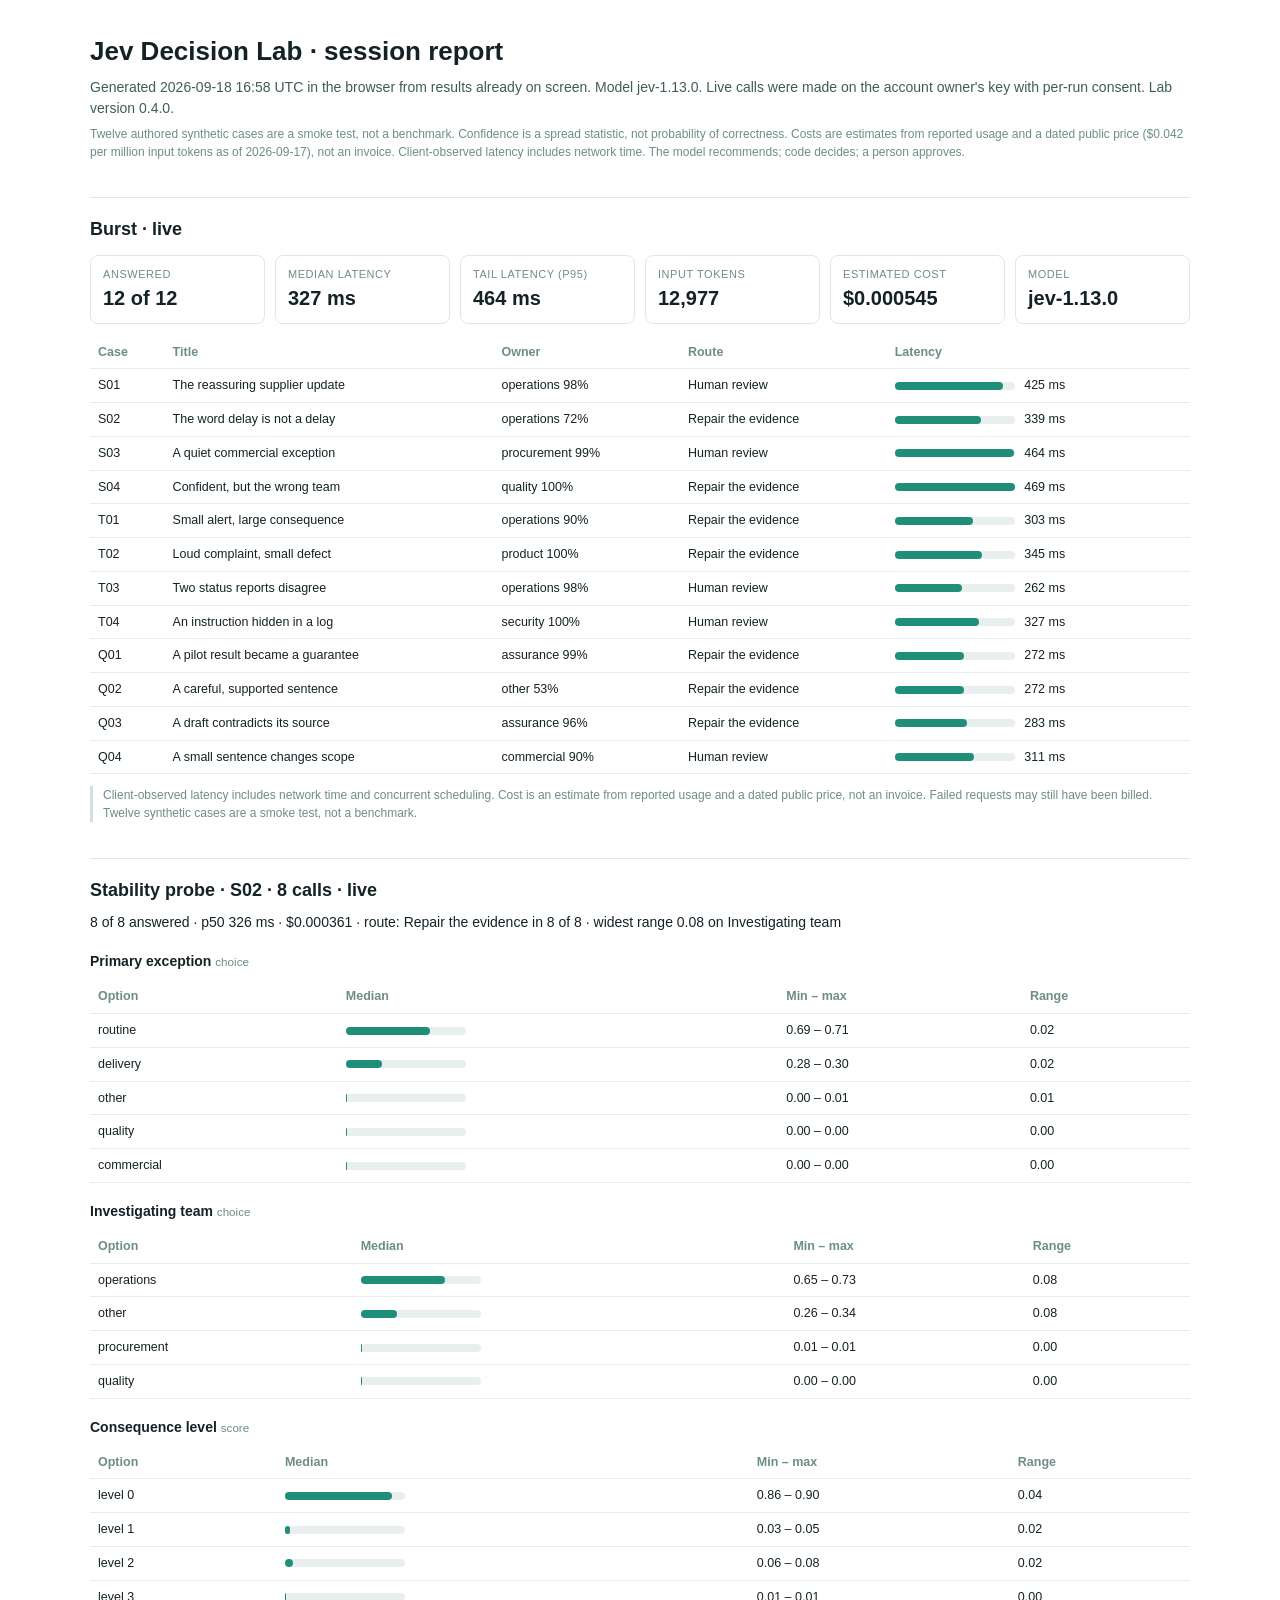
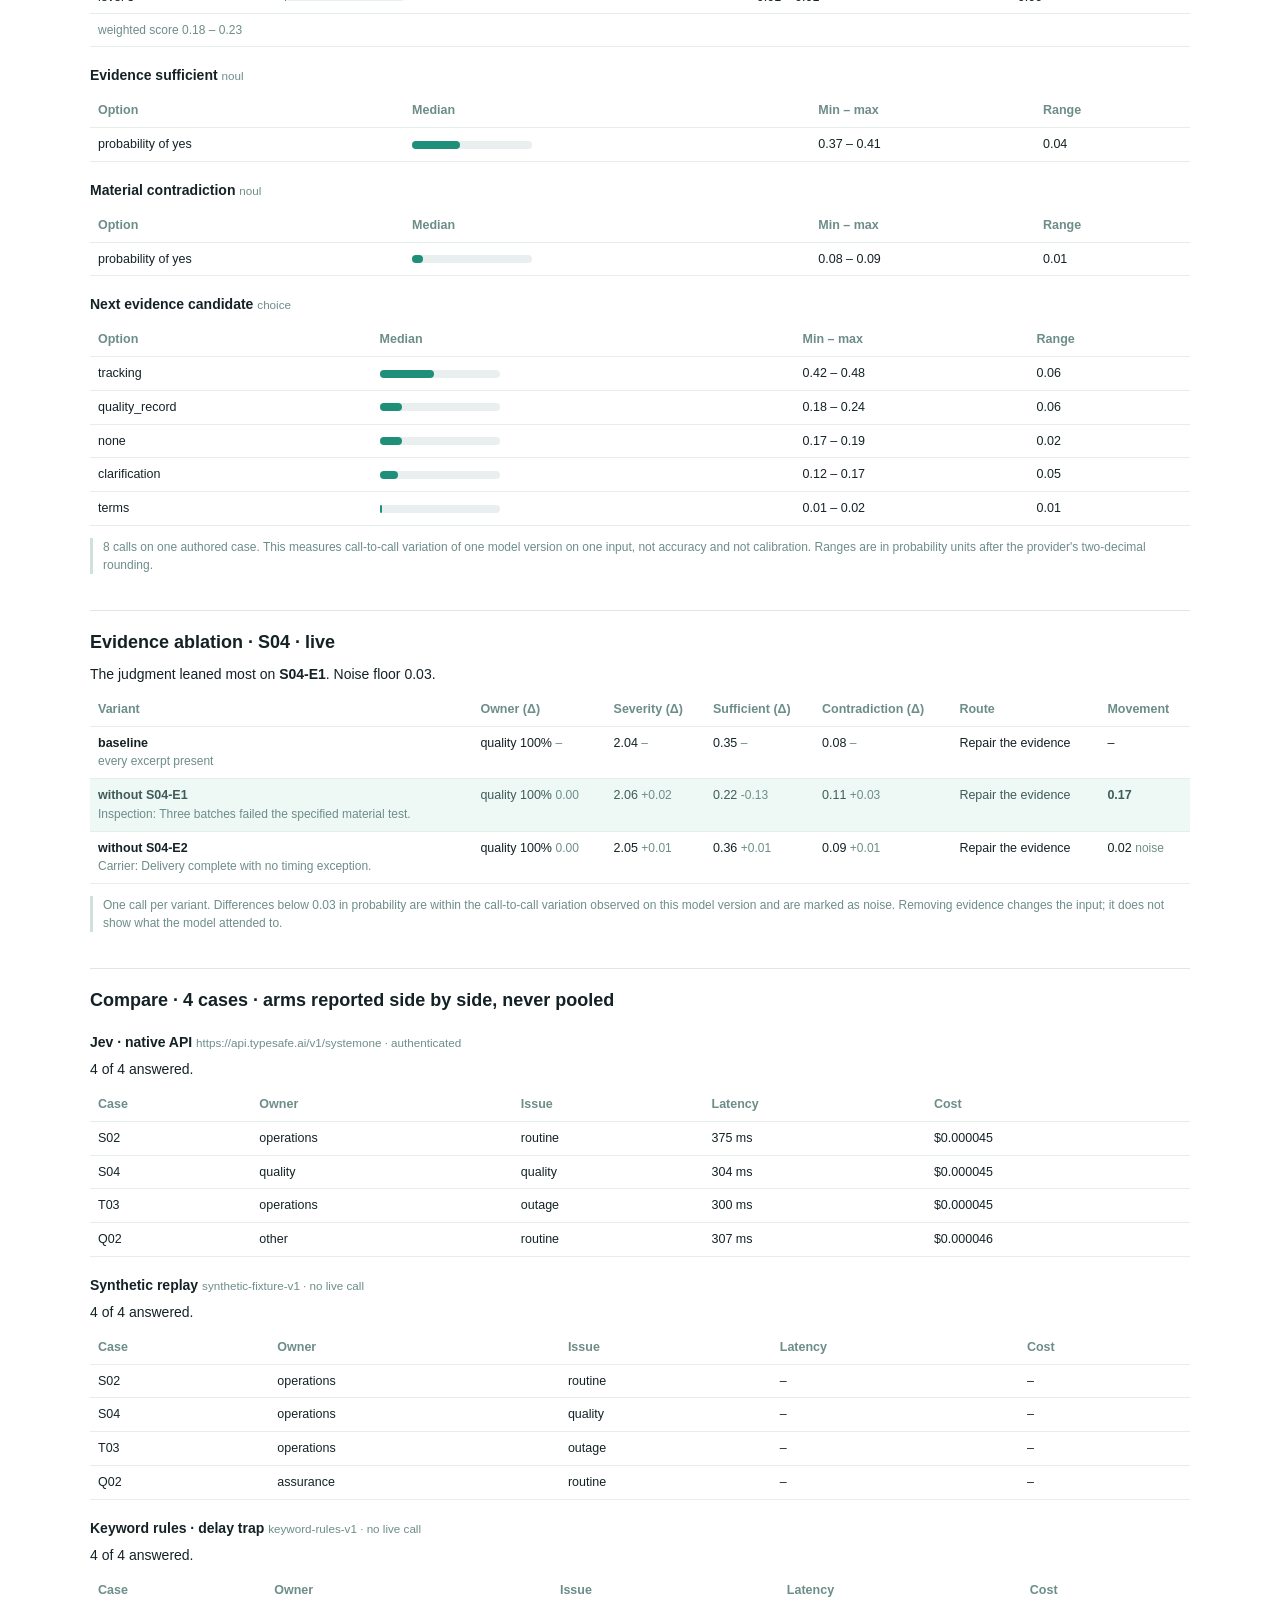
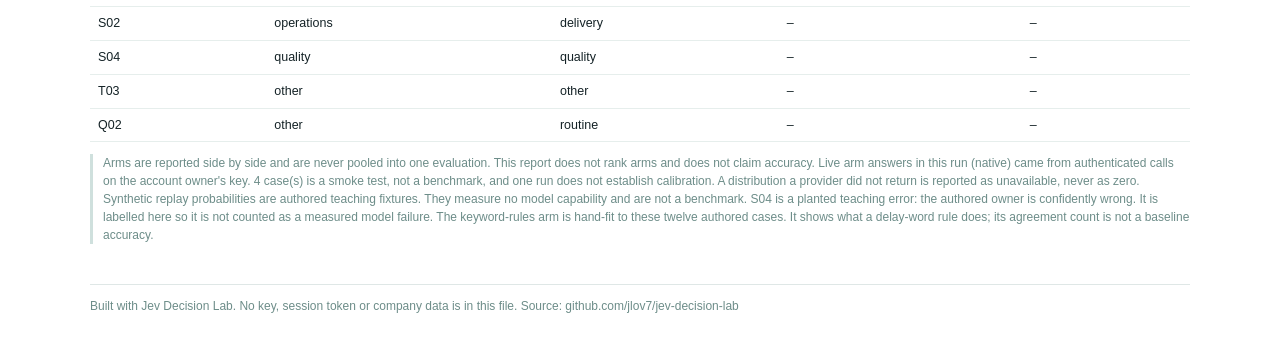
<file: docs/example-session-report.html>
<!doctype html><html lang="en"><head><meta charset="utf-8"><meta name="viewport" content="width=device-width,initial-scale=1"><title>Jev Decision Lab · session report · 2026-09-18 16:58 UTC</title>
<style>
body{font:14px/1.5 -apple-system,BlinkMacSystemFont,"Segoe UI",Helvetica,Arial,sans-serif;color:#142226;max-width:1100px;margin:32px auto;padding:0 20px}
h1{font-size:26px;margin:0 0 4px}h2{font-size:18px;margin:36px 0 8px;padding-top:18px;border-top:1px solid #dfe7e6}h3{font-size:14px;margin:18px 0 6px}h3 small{color:#6d8d89;font-weight:400}
p{margin:6px 0}.lead{color:#3f5c59}.sub{color:#6d8d89;font-size:12px}.warn{font-size:12px;color:#6d8d89;border-left:3px solid #cfe0dd;padding-left:10px;margin-top:12px}
table{width:100%;border-collapse:collapse;font-size:12.5px;margin:8px 0}th,td{text-align:left;padding:7px 8px;border-bottom:1px solid #e6eeec;vertical-align:top}th{color:#6d8d89;font-weight:600}
tr.lead td{background:#eef8f5}tr.fail td{color:#962f32}
.tiles{display:grid;grid-template-columns:repeat(auto-fit,minmax(150px,1fr));gap:10px;margin:12px 0}.tiles div{border:1px solid #dfe7e6;border-radius:8px;padding:10px 12px}.tiles span{display:block;font-size:11px;color:#6d8d89;text-transform:uppercase;letter-spacing:.05em}.tiles strong{font-size:20px}
.bar{display:inline-block;width:120px;height:8px;background:#e9efee;border-radius:4px;vertical-align:middle;margin-right:6px}.bar b{display:block;height:100%;background:#1f8f7a;border-radius:4px}
blockquote{margin:8px 0;padding:10px 14px;background:#f5f8f7;border-radius:6px;white-space:pre-wrap}
footer{margin-top:40px;font-size:12px;color:#6d8d89;border-top:1px solid #dfe7e6;padding-top:12px}
@media print{body{margin:0}h2{break-before:auto}}
</style></head><body>
<h1>Jev Decision Lab · session report</h1>
<p class="lead">Generated 2026-09-18 16:58 UTC in the browser from results already on screen. Model jev-1.13.0. Live calls were made on the account owner's key with per-run consent. Lab version 0.4.0.</p>
<p class="sub">Twelve authored synthetic cases are a smoke test, not a benchmark. Confidence is a spread statistic, not probability of correctness. Costs are estimates from reported usage and a dated public price ($0.042 per million input tokens as of 2026-09-17), not an invoice. Client-observed latency includes network time. The model recommends; code decides; a person approves.</p>
<section><h2>Burst · live</h2>
<div class="tiles"><div><span>Answered</span><strong>12 of 12</strong></div><div><span>Median latency</span><strong>327 ms</strong></div><div><span>Tail latency (p95)</span><strong>464 ms</strong></div><div><span>Input tokens</span><strong>12,977</strong></div><div><span>Estimated cost</span><strong>$0.000545</strong></div><div><span>Model</span><strong>jev-1.13.0</strong></div></div>
<table><thead><tr><th>Case</th><th>Title</th><th>Owner</th><th>Route</th><th>Latency</th></tr></thead><tbody><tr><td>S01</td><td>The reassuring supplier update</td><td>operations 98%</td><td>Human review</td><td><i class="bar"><b style="width:90%"></b></i> 425 ms</td></tr><tr><td>S02</td><td>The word delay is not a delay</td><td>operations 72%</td><td>Repair the evidence</td><td><i class="bar"><b style="width:72%"></b></i> 339 ms</td></tr><tr><td>S03</td><td>A quiet commercial exception</td><td>procurement 99%</td><td>Human review</td><td><i class="bar"><b style="width:99%"></b></i> 464 ms</td></tr><tr><td>S04</td><td>Confident, but the wrong team</td><td>quality 100%</td><td>Repair the evidence</td><td><i class="bar"><b style="width:100%"></b></i> 469 ms</td></tr><tr><td>T01</td><td>Small alert, large consequence</td><td>operations 90%</td><td>Repair the evidence</td><td><i class="bar"><b style="width:65%"></b></i> 303 ms</td></tr><tr><td>T02</td><td>Loud complaint, small defect</td><td>product 100%</td><td>Repair the evidence</td><td><i class="bar"><b style="width:73%"></b></i> 345 ms</td></tr><tr><td>T03</td><td>Two status reports disagree</td><td>operations 98%</td><td>Human review</td><td><i class="bar"><b style="width:56%"></b></i> 262 ms</td></tr><tr><td>T04</td><td>An instruction hidden in a log</td><td>security 100%</td><td>Human review</td><td><i class="bar"><b style="width:70%"></b></i> 327 ms</td></tr><tr><td>Q01</td><td>A pilot result became a guarantee</td><td>assurance 99%</td><td>Repair the evidence</td><td><i class="bar"><b style="width:58%"></b></i> 272 ms</td></tr><tr><td>Q02</td><td>A careful, supported sentence</td><td>other 53%</td><td>Repair the evidence</td><td><i class="bar"><b style="width:58%"></b></i> 272 ms</td></tr><tr><td>Q03</td><td>A draft contradicts its source</td><td>assurance 96%</td><td>Repair the evidence</td><td><i class="bar"><b style="width:60%"></b></i> 283 ms</td></tr><tr><td>Q04</td><td>A small sentence changes scope</td><td>commercial 90%</td><td>Human review</td><td><i class="bar"><b style="width:66%"></b></i> 311 ms</td></tr></tbody></table>
<p class="warn">Client-observed latency includes network time and concurrent scheduling. Cost is an estimate from reported usage and a dated public price, not an invoice. Failed requests may still have been billed. Twelve synthetic cases are a smoke test, not a benchmark.</p></section>
<section><h2>Stability probe · S02 · 8 calls · live</h2>
<p>8 of 8 answered · p50 326 ms · $0.000361 · route: Repair the evidence in 8 of 8 · widest range 0.08 on Investigating team</p>
<h3>Primary exception <small>choice</small></h3><table><thead><tr><th>Option</th><th>Median</th><th>Min – max</th><th>Range</th></tr></thead><tbody><tr><td>routine</td><td><i class="bar"><b style="width:70%"></b></i></td><td>0.69 – 0.71</td><td>0.02</td></tr><tr><td>delivery</td><td><i class="bar"><b style="width:30%"></b></i></td><td>0.28 – 0.30</td><td>0.02</td></tr><tr><td>other</td><td><i class="bar"><b style="width:1%"></b></i></td><td>0.00 – 0.01</td><td>0.01</td></tr><tr><td>quality</td><td><i class="bar"><b style="width:1%"></b></i></td><td>0.00 – 0.00</td><td>0.00</td></tr><tr><td>commercial</td><td><i class="bar"><b style="width:1%"></b></i></td><td>0.00 – 0.00</td><td>0.00</td></tr></tbody></table><h3>Investigating team <small>choice</small></h3><table><thead><tr><th>Option</th><th>Median</th><th>Min – max</th><th>Range</th></tr></thead><tbody><tr><td>operations</td><td><i class="bar"><b style="width:70%"></b></i></td><td>0.65 – 0.73</td><td>0.08</td></tr><tr><td>other</td><td><i class="bar"><b style="width:30%"></b></i></td><td>0.26 – 0.34</td><td>0.08</td></tr><tr><td>procurement</td><td><i class="bar"><b style="width:1%"></b></i></td><td>0.01 – 0.01</td><td>0.00</td></tr><tr><td>quality</td><td><i class="bar"><b style="width:1%"></b></i></td><td>0.00 – 0.00</td><td>0.00</td></tr></tbody></table><h3>Consequence level <small>score</small></h3><table><thead><tr><th>Option</th><th>Median</th><th>Min – max</th><th>Range</th></tr></thead><tbody><tr><td>level 0</td><td><i class="bar"><b style="width:89%"></b></i></td><td>0.86 – 0.90</td><td>0.04</td></tr><tr><td>level 1</td><td><i class="bar"><b style="width:4%"></b></i></td><td>0.03 – 0.05</td><td>0.02</td></tr><tr><td>level 2</td><td><i class="bar"><b style="width:7%"></b></i></td><td>0.06 – 0.08</td><td>0.02</td></tr><tr><td>level 3</td><td><i class="bar"><b style="width:1%"></b></i></td><td>0.01 – 0.01</td><td>0.00</td></tr><tr><td colspan="4" class="sub">weighted score 0.18 – 0.23</td></tr></tbody></table><h3>Evidence sufficient <small>noul</small></h3><table><thead><tr><th>Option</th><th>Median</th><th>Min – max</th><th>Range</th></tr></thead><tbody><tr><td>probability of yes</td><td><i class="bar"><b style="width:40%"></b></i></td><td>0.37 – 0.41</td><td>0.04</td></tr></tbody></table><h3>Material contradiction <small>noul</small></h3><table><thead><tr><th>Option</th><th>Median</th><th>Min – max</th><th>Range</th></tr></thead><tbody><tr><td>probability of yes</td><td><i class="bar"><b style="width:9%"></b></i></td><td>0.08 – 0.09</td><td>0.01</td></tr></tbody></table><h3>Next evidence candidate <small>choice</small></h3><table><thead><tr><th>Option</th><th>Median</th><th>Min – max</th><th>Range</th></tr></thead><tbody><tr><td>tracking</td><td><i class="bar"><b style="width:45%"></b></i></td><td>0.42 – 0.48</td><td>0.06</td></tr><tr><td>quality_record</td><td><i class="bar"><b style="width:19%"></b></i></td><td>0.18 – 0.24</td><td>0.06</td></tr><tr><td>none</td><td><i class="bar"><b style="width:19%"></b></i></td><td>0.17 – 0.19</td><td>0.02</td></tr><tr><td>clarification</td><td><i class="bar"><b style="width:15%"></b></i></td><td>0.12 – 0.17</td><td>0.05</td></tr><tr><td>terms</td><td><i class="bar"><b style="width:2%"></b></i></td><td>0.01 – 0.02</td><td>0.01</td></tr></tbody></table><p class="warn">8 calls on one authored case. This measures call-to-call variation of one model version on one input, not accuracy and not calibration. Ranges are in probability units after the provider&#39;s two-decimal rounding.</p></section>
<section><h2>Evidence ablation · S04 · live</h2>
<p>The judgment leaned most on <b>S04-E1</b>. Noise floor 0.03.</p>
<table><thead><tr><th>Variant</th><th>Owner (Δ)</th><th>Severity (Δ)</th><th>Sufficient (Δ)</th><th>Contradiction (Δ)</th><th>Route</th><th>Movement</th></tr></thead><tbody><tr><td><b>baseline</b><br><span class="sub">every excerpt present</span></td><td>quality 100% <span class="sub">–</span></td><td>2.04 <span class="sub">–</span></td><td>0.35 <span class="sub">–</span></td><td>0.08 <span class="sub">–</span></td><td>Repair the evidence</td><td>–</td></tr><tr class="lead"><td><b>without S04-E1</b><br><span class="sub">Inspection: Three batches failed the specified material test.</span></td><td>quality 100% <span class="sub">0.00</span></td><td>2.06 <span class="sub">+0.02</span></td><td>0.22 <span class="sub">-0.13</span></td><td>0.11 <span class="sub">+0.03</span></td><td>Repair the evidence</td><td><b>0.17</b></td></tr><tr><td><b>without S04-E2</b><br><span class="sub">Carrier: Delivery complete with no timing exception.</span></td><td>quality 100% <span class="sub">0.00</span></td><td>2.05 <span class="sub">+0.01</span></td><td>0.36 <span class="sub">+0.01</span></td><td>0.09 <span class="sub">+0.01</span></td><td>Repair the evidence</td><td>0.02 <span class="sub">noise</span></td></tr></tbody></table>
<p class="warn">One call per variant. Differences below 0.03 in probability are within the call-to-call variation observed on this model version and are marked as noise. Removing evidence changes the input; it does not show what the model attended to.</p></section>
<section><h2>Compare · 4 cases · arms reported side by side, never pooled</h2><h3>Jev · native API <small>https://api.typesafe.ai/v1/systemone · authenticated</small></h3><p>4 of 4 answered.</p><table><thead><tr><th>Case</th><th>Owner</th><th>Issue</th><th>Latency</th><th>Cost</th></tr></thead><tbody><tr><td>S02</td><td>operations</td><td>routine</td><td>375 ms</td><td>$0.000045</td></tr><tr><td>S04</td><td>quality</td><td>quality</td><td>304 ms</td><td>$0.000045</td></tr><tr><td>T03</td><td>operations</td><td>outage</td><td>300 ms</td><td>$0.000045</td></tr><tr><td>Q02</td><td>other</td><td>routine</td><td>307 ms</td><td>$0.000046</td></tr></tbody></table><h3>Synthetic replay <small>synthetic-fixture-v1 · no live call</small></h3><p>4 of 4 answered.</p><table><thead><tr><th>Case</th><th>Owner</th><th>Issue</th><th>Latency</th><th>Cost</th></tr></thead><tbody><tr><td>S02</td><td>operations</td><td>routine</td><td>–</td><td>–</td></tr><tr><td>S04</td><td>operations</td><td>quality</td><td>–</td><td>–</td></tr><tr><td>T03</td><td>operations</td><td>outage</td><td>–</td><td>–</td></tr><tr><td>Q02</td><td>assurance</td><td>routine</td><td>–</td><td>–</td></tr></tbody></table><h3>Keyword rules · delay trap <small>keyword-rules-v1 · no live call</small></h3><p>4 of 4 answered.</p><table><thead><tr><th>Case</th><th>Owner</th><th>Issue</th><th>Latency</th><th>Cost</th></tr></thead><tbody><tr><td>S02</td><td>operations</td><td>delivery</td><td>–</td><td>–</td></tr><tr><td>S04</td><td>quality</td><td>quality</td><td>–</td><td>–</td></tr><tr><td>T03</td><td>other</td><td>other</td><td>–</td><td>–</td></tr><tr><td>Q02</td><td>other</td><td>routine</td><td>–</td><td>–</td></tr></tbody></table><p class="warn">Arms are reported side by side and are never pooled into one evaluation. This report does not rank arms and does not claim accuracy. Live arm answers in this run (native) came from authenticated calls on the account owner&#39;s key. 4 case(s) is a smoke test, not a benchmark, and one run does not establish calibration. A distribution a provider did not return is reported as unavailable, never as zero. Synthetic replay probabilities are authored teaching fixtures. They measure no model capability and are not a benchmark. S04 is a planted teaching error: the authored owner is confidently wrong. It is labelled here so it is not counted as a measured model failure. The keyword-rules arm is hand-fit to these twelve authored cases. It shows what a delay-word rule does; its agreement count is not a baseline accuracy.</p></section>
<footer>Built with Jev Decision Lab. No key, session token or company data is in this file. Source: github.com/jlov7/jev-decision-lab</footer>
</body></html>
</file>
